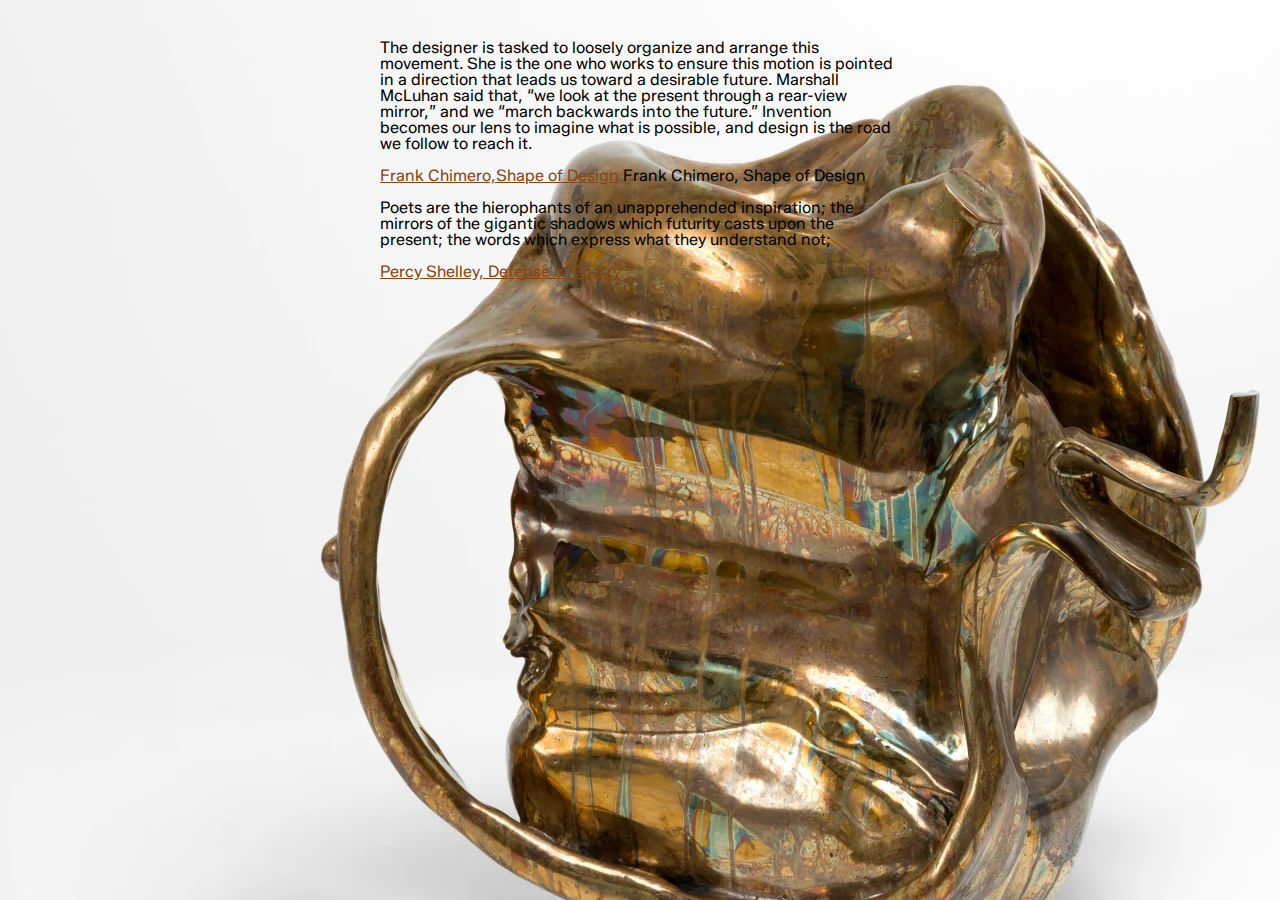
<file: index.html>
<!DOCTYPE html>
<html lang="en">
<head>
    <meta charset="UTF-8">
    <meta name="viewport" content="width=device-width, initial-scale=1.0">
    <link rel="preconnect" href="https://fonts.googleapis.com">
    <link rel="preconnect" href="https://fonts.gstatic.com" crossorigin>
    <link href="https://fonts.googleapis.com/css2?family=Zalando+Sans:ital,wght@0,200..900;1,200..900&display=swap" rel="stylesheet">
    <link rel="stylesheet" href="style.css">
    <title>Document</title>
</head>
<body>
    <blockquote>
   <p>The designer is tasked to loosely organize and arrange this movement. She is the one who works to ensure this motion is pointed in a direction that leads us toward a desirable future. Marshall McLuhan said that, “we look at the present through a rear-view mirror,” and we “march backwards into the future.” Invention becomes our lens to imagine what is possible, and design is the road we follow to reach it.</p> 
   <p><a href="https://shapeofdesignbook.com/chapters/00-introduction/">Frank Chimero,Shape of Design</a> Frank Chimero, Shape of Design</p>
   <p>Poets are the hierophants of an unapprehended inspiration; the mirrors of the gigantic shadows which futurity casts upon the present; the words which express what they understand not;</p>
   <p><a href ="https://www.poetryfoundation.org/articles/69388/a-defence-of-poetry">Percy Shelley, Defense of Poetry</a></p>
    </blockquote>
</body>
</html>
</file>
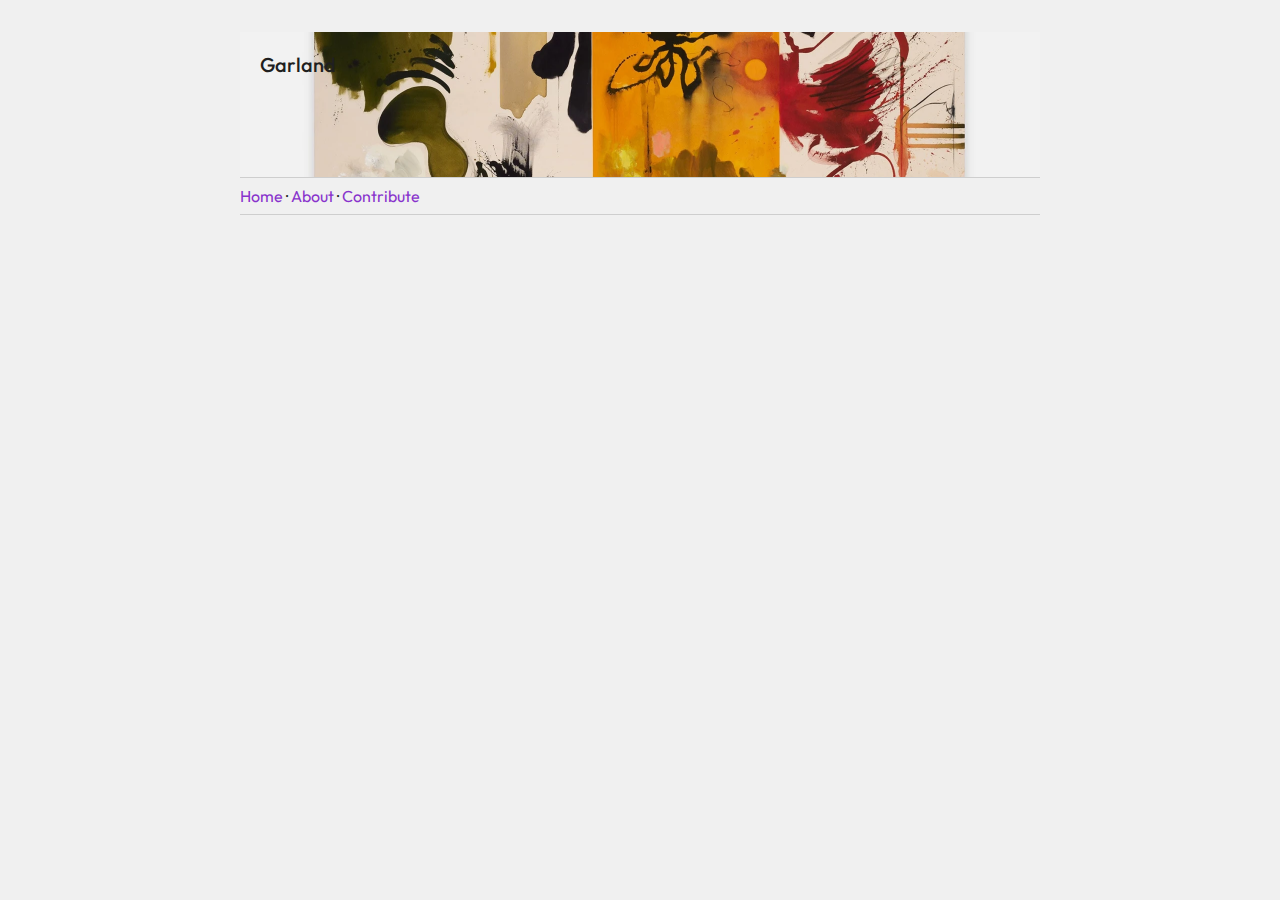
<file: project-prototype/index.html>
<!DOCTYPE html>
<html lang="en">
<head>
    <meta charset="UTF-8">
    <meta name="viewport" content="width=device-width, initial-scale=1.0">
    <title>Garland</title>
    <link rel="stylesheet" href="style.css">
</head>
<body>
    <header>
        <h1>Garland</h1>
        <nav>
            <a href="index.html">Home</a> · <a href="about.html">About</a> · <a href="contribute.html">Contribute</a>
        </nav>
    </header>
    <main>

        
    </main>
</body>
</html>
</file>
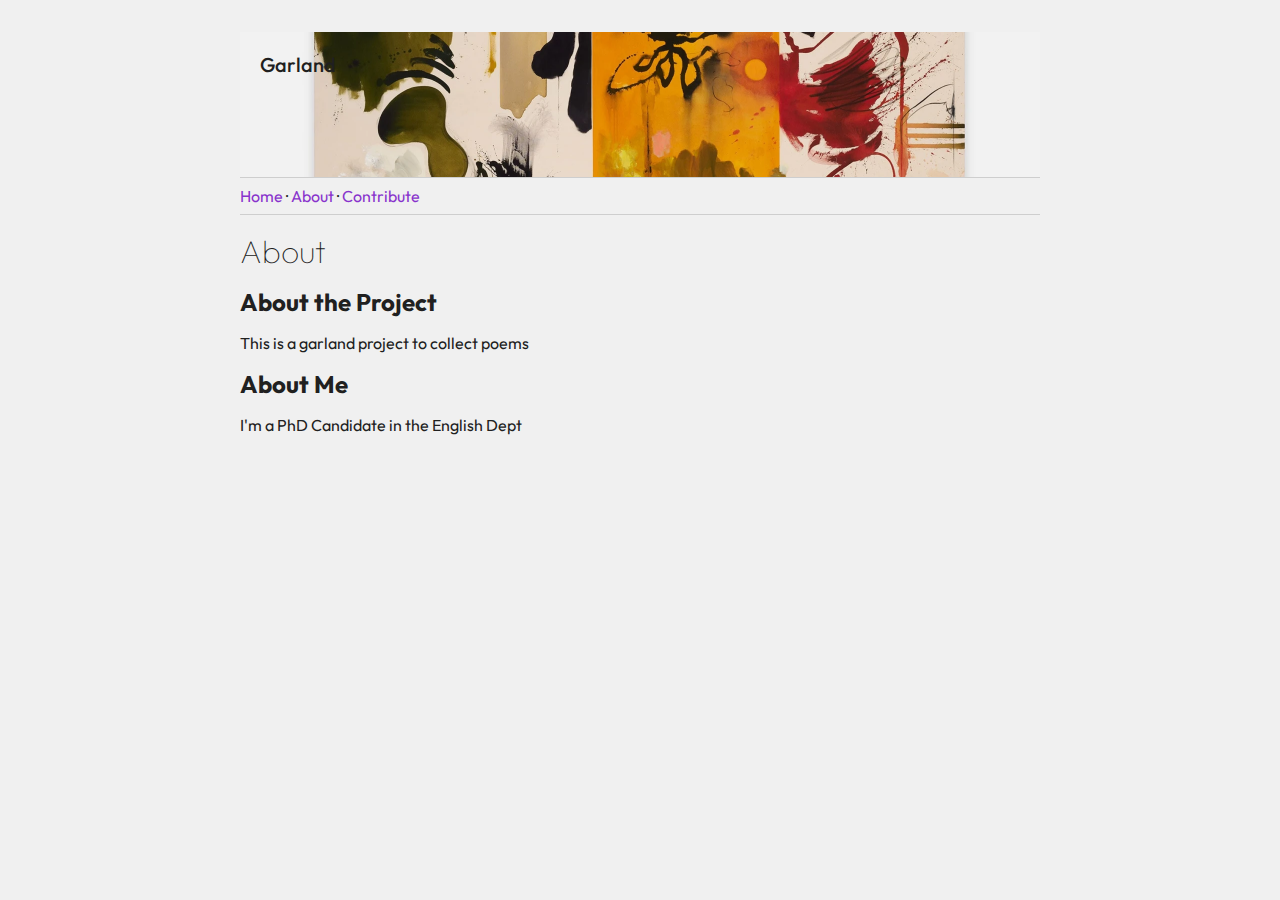
<file: project-prototype/about.html>
<!DOCTYPE html>
<html lang="en">
<head>
    <meta charset="UTF-8">
    <meta name="viewport" content="width=device-width, initial-scale=1.0">
    <title>About · Garland</title>
    <link rel="stylesheet" href="style.css">
</head>
<body>
    <header>
        <h1>Garland</h1>
        <nav>
            <a href="index.html">Home</a> · <a href="about.html">About</a> · <a href="contribute.html">Contribute</a>
        </nav>
    </header>
    <main>
        <h1>About</h1>
        <h2>About the Project</h2>
        <p>This is a garland project to collect poems</p>
        <h2>About Me</h2>
        <p>I'm a PhD Candidate in the English Dept</p>
    </main>
</body>
</html>
</file>
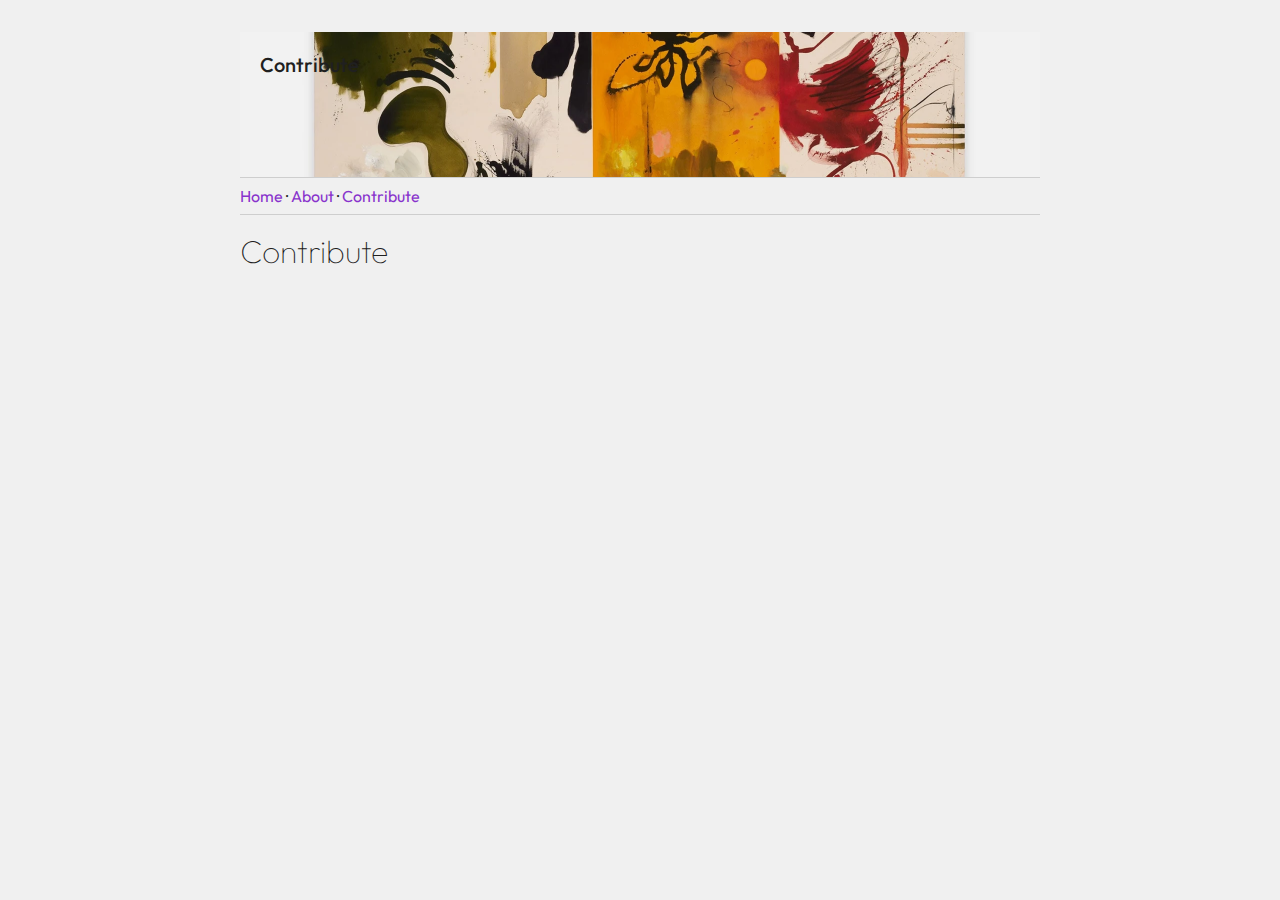
<file: project-prototype/contribute.html>
<!DOCTYPE html>
<html lang="en">
<head>
    <meta charset="UTF-8">
    <meta name="viewport" content="width=device-width, initial-scale=1.0">
    <title>Contribute · Garland</title>
    <link rel="stylesheet" href="style.css">
</head>
<body>
    <header>
        <h1>Contribute</h1>
        <nav>
            <a href="index.html">Home</a> · <a href="about.html">About</a> · <a href="contribute.html">Contribute</a>
        </nav>
    </header>
    <main>
        <h1>Contribute</h1>
    
    </main>
</body>
</html>
</file>
<file: style.css>
body {
  font-family: "Zalando Sans", sans-serif;
    width: 600px; 
    margin: 40px auto;
    background-image: url(images/kasmingallery-alma-allen-not-yet-titled-2022\ \(1\).webp);
    background-repeat: no-repeat;
   /*  background-size: cover; */
   
}

blockquote {
    font-size: 1em;
    line-height: 1em;
}

a:link{color:#884411}
a:visited{color:#129046}
a:hover, a:focus{color:#334199}
a:active{color:#197561}

img {
  max-width: 100%;
  width: auto;
  height: auto;
}

figure {

  max-height: 90vh;
}
</file>
<file: project-prototype/style.css>
@import url('https://fonts.googleapis.com/css2?family=Outfit:wght@100..900&display=swap');

/*
 * Sets everyting to use `border-box` for calculating sizing.
 * https://developer.mozilla.org/en-US/docs/Web/CSS/box-sizing
 */
* {
    box-sizing: border-box;
    margin:0;
    padding:0;
}

html {
    background-color: #f0f0f0;
}

body {
    color: #202020;
    font-family: Outfit, sans-serif;
    max-width: 800px;
    margin: 2em auto;
}

h1 {
    font-weight: 100;
}

header h1 {
    font-size: 1.25em;
    font-weight: 500;
    background-image: url('images/kasmingallery-jan-ole-schiemann-insectoid-2023.webp');
    background-position: 50% 50%;
    background-size: 100%;
    padding: 1em 1em 5em;
}

a:link {color: #8833cc;}
a:visited {color: #aa55ee;}
a:hover,
a:focus {color: #7722bb;}
a:active {color: #8833cc;}

nav {
    border: 1px solid #cecece;
    border-width: 1px 0;
    padding: 0.5em 0;
    margin: 0;
    background: #f0f0f0;
}

nav a {
    text-decoration:none;
}

main h1,
main h2,
main p {
    margin: 1rem 0;
}
</file>
